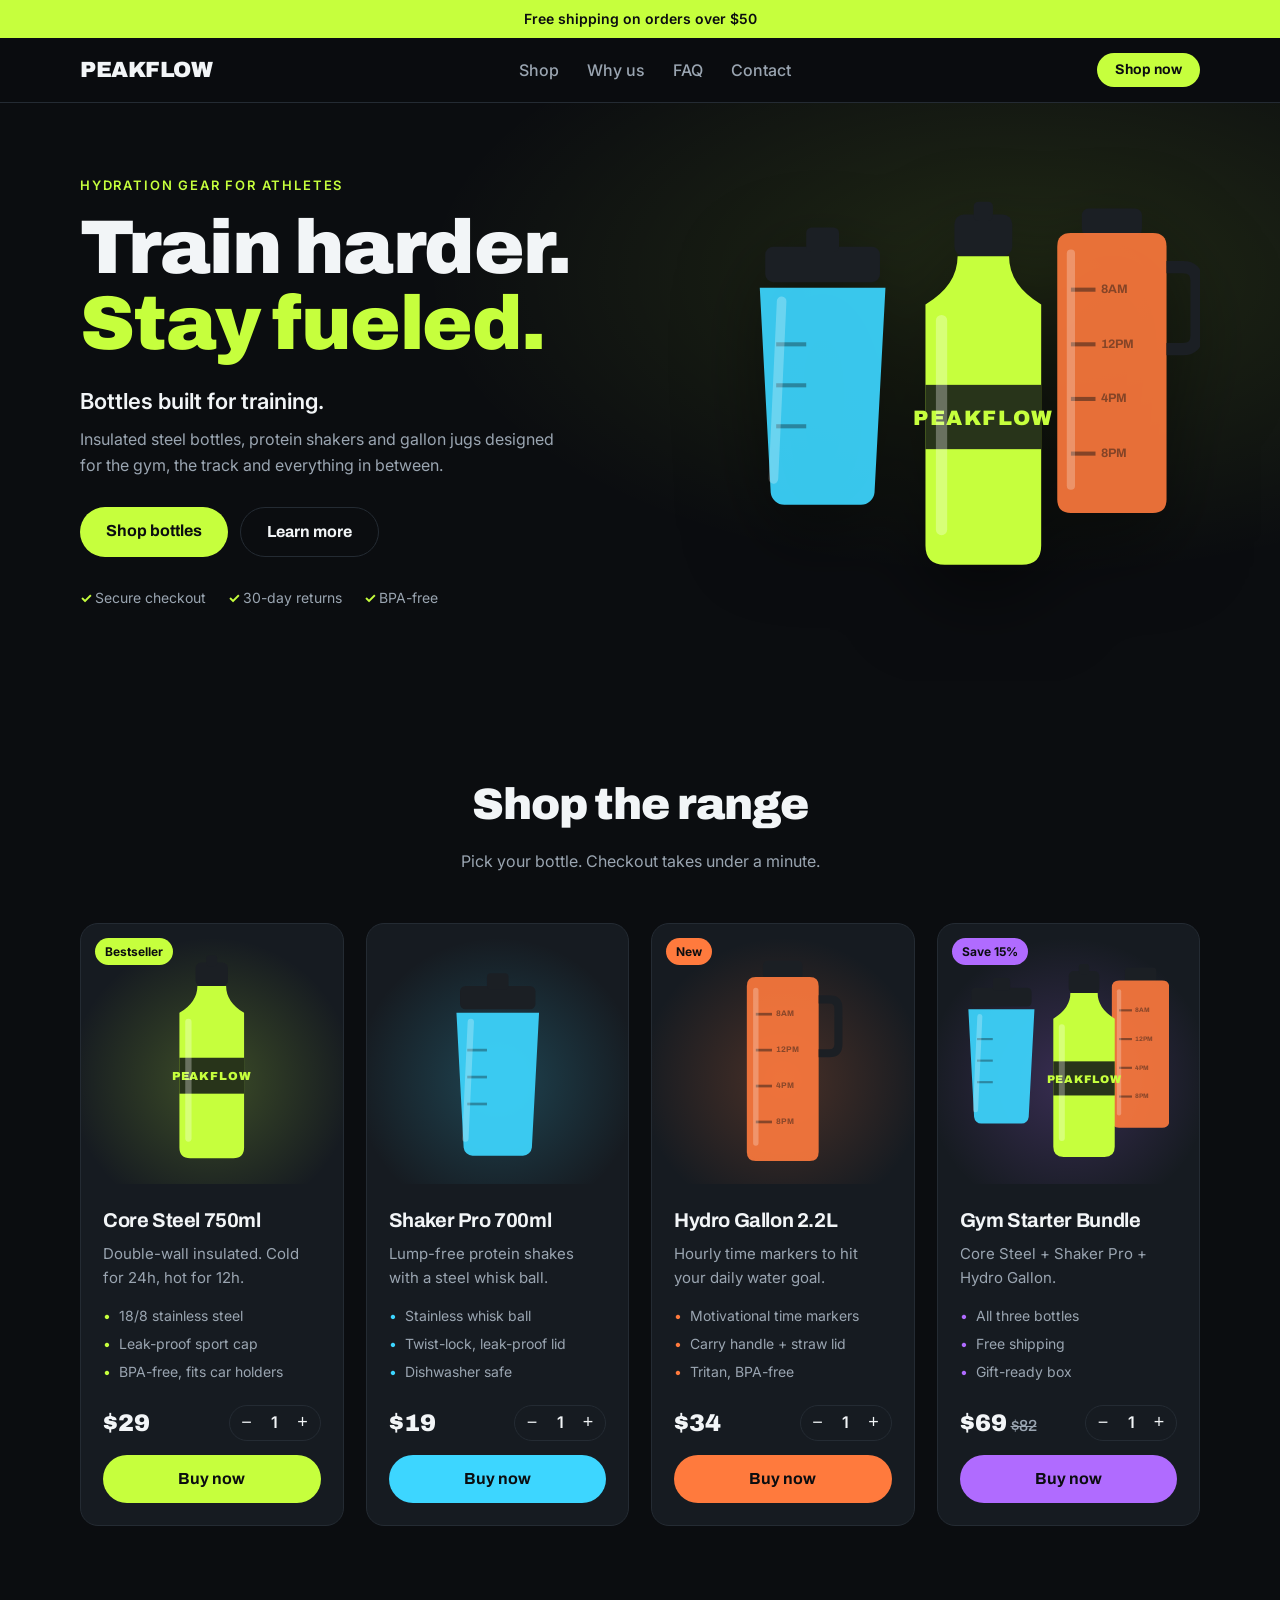
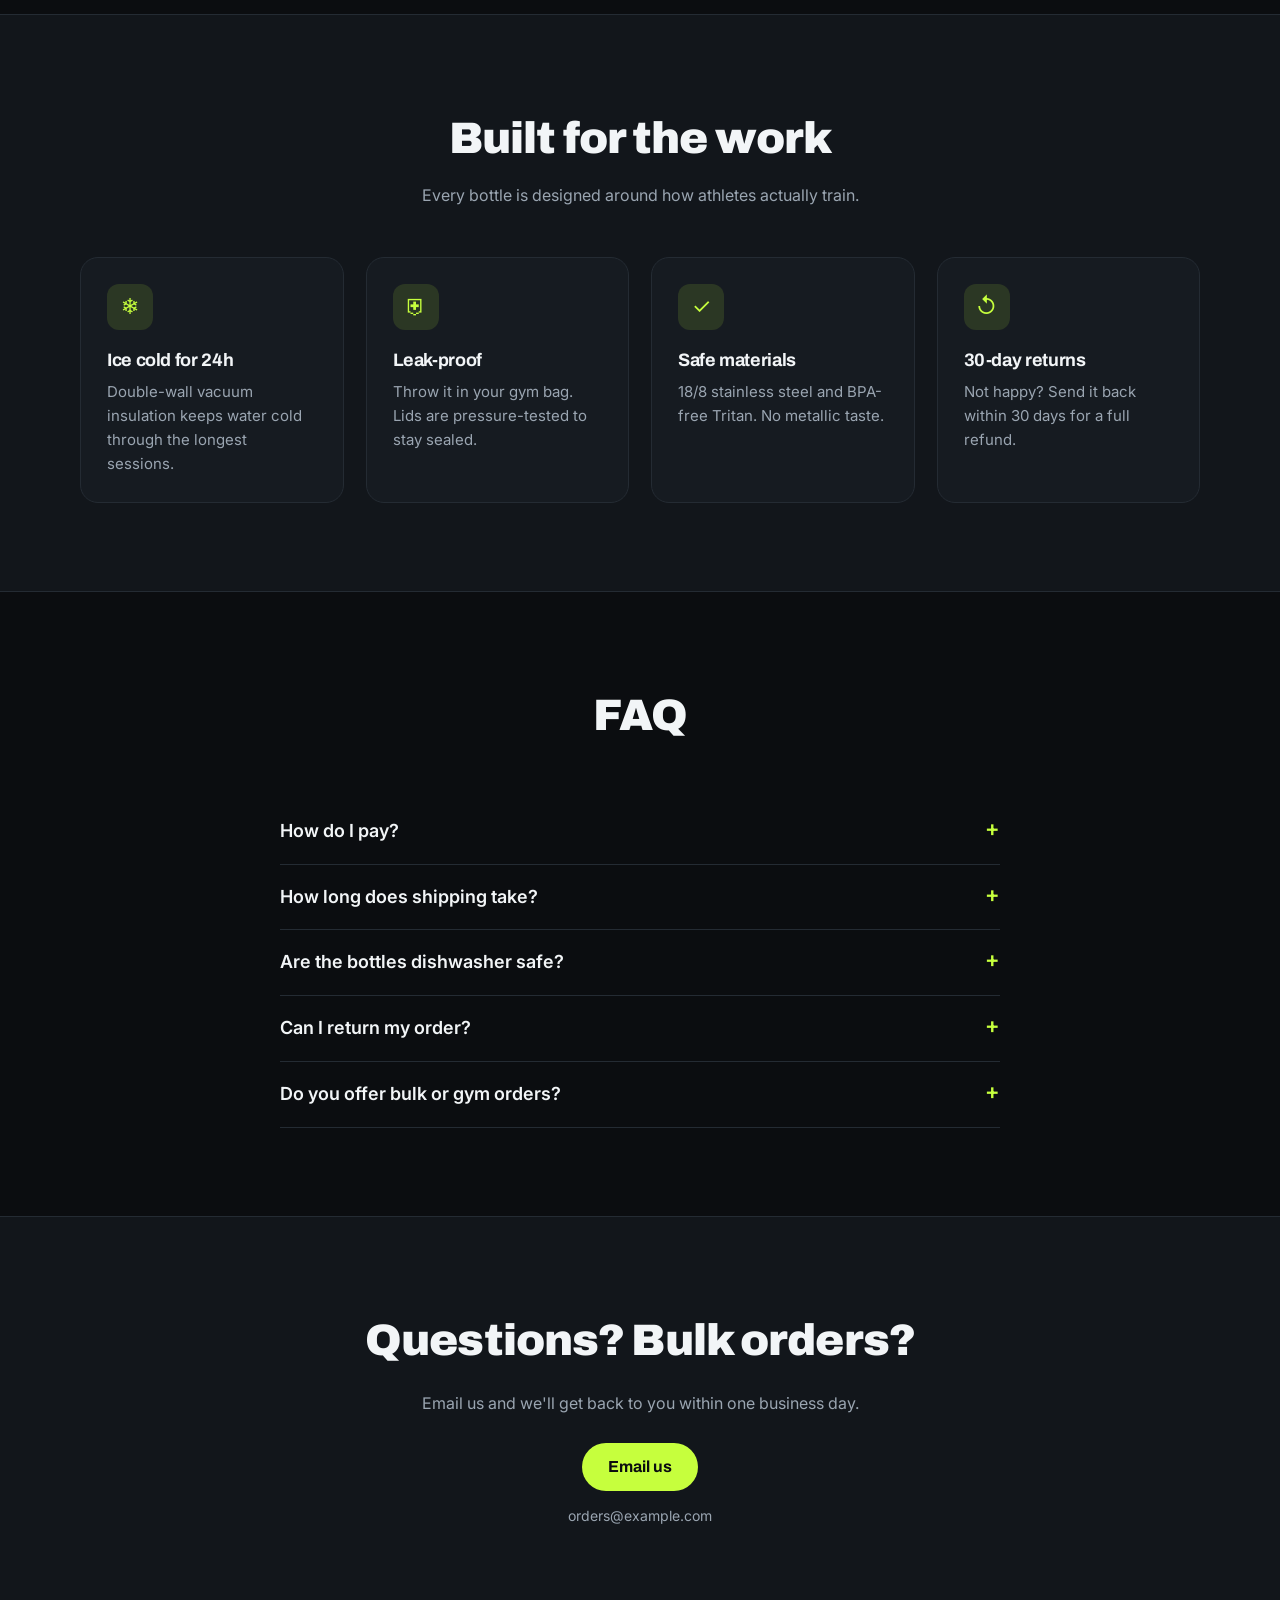
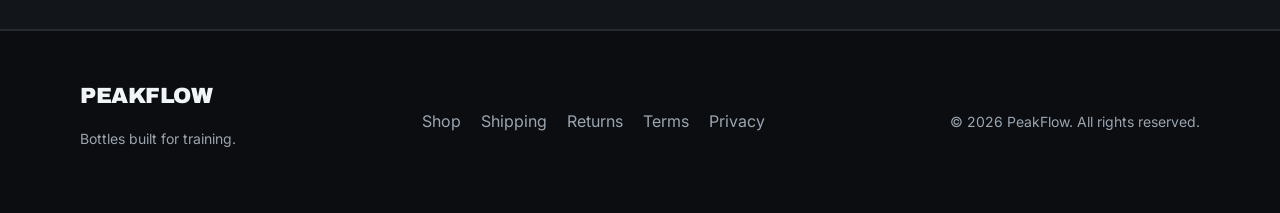
<file: index.html>
<!doctype html>
<html lang="en">
<head>
  <meta charset="utf-8">
  <meta name="viewport" content="width=device-width, initial-scale=1">
  <title>PeakFlow — Training Bottles</title>
  <meta name="description" content="Insulated steel bottles, protein shakers and gallon jugs built for training. Order online with secure checkout.">
  <meta property="og:title" content="PeakFlow — Training Bottles">
  <meta property="og:description" content="Bottles built for training. Secure checkout, fast shipping.">
  <link rel="icon" href="favicon.svg" type="image/svg+xml">
  <link rel="preconnect" href="https://fonts.googleapis.com">
  <link rel="preconnect" href="https://fonts.gstatic.com" crossorigin>
  <link href="https://fonts.googleapis.com/css2?family=Archivo:wght@500;700;900&family=Inter:wght@400;500;600&display=swap" rel="stylesheet">
  <link rel="stylesheet" href="css/styles.css">
</head>
<body>
  <div class="banner" id="banner"></div>

  <header class="nav">
    <div class="wrap nav-inner">
      <a href="#" class="logo" data-brand>PeakFlow</a>
      <nav class="links">
        <a href="#shop">Shop</a>
        <a href="#why">Why us</a>
        <a href="#faq">FAQ</a>
        <a href="#contact">Contact</a>
      </nav>
      <a href="#shop" class="btn btn-sm">Shop now</a>
    </div>
  </header>

  <main>
    <section class="hero">
      <div class="wrap hero-inner">
        <div class="hero-copy">
          <p class="eyebrow">Hydration gear for athletes</p>
          <h1>Train harder.<br><span>Stay fueled.</span></h1>
          <p class="lead" data-tagline>Bottles built for training.</p>
          <p class="sub">Insulated steel bottles, protein shakers and gallon jugs designed for the gym, the track and everything in between.</p>
          <div class="cta-row">
            <a href="#shop" class="btn">Shop bottles</a>
            <a href="#why" class="btn btn-ghost">Learn more</a>
          </div>
          <ul class="trust">
            <li>Secure checkout</li>
            <li>30-day returns</li>
            <li>BPA-free</li>
          </ul>
        </div>
        <div class="hero-art" id="heroArt" aria-hidden="true"></div>
      </div>
    </section>

    <section id="shop" class="section">
      <div class="wrap">
        <div class="section-head">
          <h2>Shop the range</h2>
          <p>Pick your bottle. Checkout takes under a minute.</p>
        </div>
        <div class="grid" id="products"></div>
      </div>
    </section>

    <section id="why" class="section alt">
      <div class="wrap">
        <div class="section-head">
          <h2>Built for the work</h2>
          <p>Every bottle is designed around how athletes actually train.</p>
        </div>
        <div class="features">
          <div class="feature"><div class="ficon">❄</div><h3>Ice cold for 24h</h3><p>Double-wall vacuum insulation keeps water cold through the longest sessions.</p></div>
          <div class="feature"><div class="ficon">⛨</div><h3>Leak-proof</h3><p>Throw it in your gym bag. Lids are pressure-tested to stay sealed.</p></div>
          <div class="feature"><div class="ficon">✓</div><h3>Safe materials</h3><p>18/8 stainless steel and BPA-free Tritan. No metallic taste.</p></div>
          <div class="feature"><div class="ficon">↺</div><h3>30-day returns</h3><p>Not happy? Send it back within 30 days for a full refund.</p></div>
        </div>
      </div>
    </section>

    <section id="faq" class="section">
      <div class="wrap narrow">
        <div class="section-head"><h2>FAQ</h2></div>
        <details><summary>How do I pay?</summary><p>Checkout is handled by Stripe. You can pay with all major credit and debit cards, and Apple Pay / Google Pay where available. We never see or store your card details.</p></details>
        <details><summary>How long does shipping take?</summary><p>Orders ship within 1–2 business days. Delivery usually takes 3–7 business days depending on your location. You'll get an email confirmation as soon as you order.</p></details>
        <details><summary>Are the bottles dishwasher safe?</summary><p>The Shaker Pro and Hydro Gallon are top-rack dishwasher safe. Hand-wash the Core Steel to protect the insulation and finish.</p></details>
        <details><summary>Can I return my order?</summary><p>Yes — unused items can be returned within 30 days. See our <a href="terms.html#returns">returns policy</a>.</p></details>
        <details><summary>Do you offer bulk or gym orders?</summary><p>Yes! We supply gyms, teams and events with custom-branded bottles. <a href="#contact">Get in touch</a> for pricing.</p></details>
      </div>
    </section>

    <section id="contact" class="section alt">
      <div class="wrap narrow center">
        <h2>Questions? Bulk orders?</h2>
        <p>Email us and we'll get back to you within one business day.</p>
        <a class="btn" id="contactBtn" href="#">Email us</a>
        <p class="muted small" id="contactEmail"></p>
      </div>
    </section>
  </main>

  <footer class="footer">
    <div class="wrap footer-inner">
      <div>
        <div class="logo" data-brand>PeakFlow</div>
        <p class="muted small" data-tagline>Bottles built for training.</p>
      </div>
      <nav class="footer-links">
        <a href="#shop">Shop</a>
        <a href="terms.html#shipping">Shipping</a>
        <a href="terms.html#returns">Returns</a>
        <a href="terms.html">Terms</a>
        <a href="privacy.html">Privacy</a>
        <a href="#" id="igLink" hidden>Instagram</a>
      </nav>
      <p class="muted small">© <span id="year"></span> <span data-brand>PeakFlow</span>. All rights reserved.</p>
    </div>
  </footer>

  <div class="toast" id="toast" role="status"></div>

  <script src="js/config.js"></script>
  <script src="js/app.js"></script>
</body>
</html>
</file>
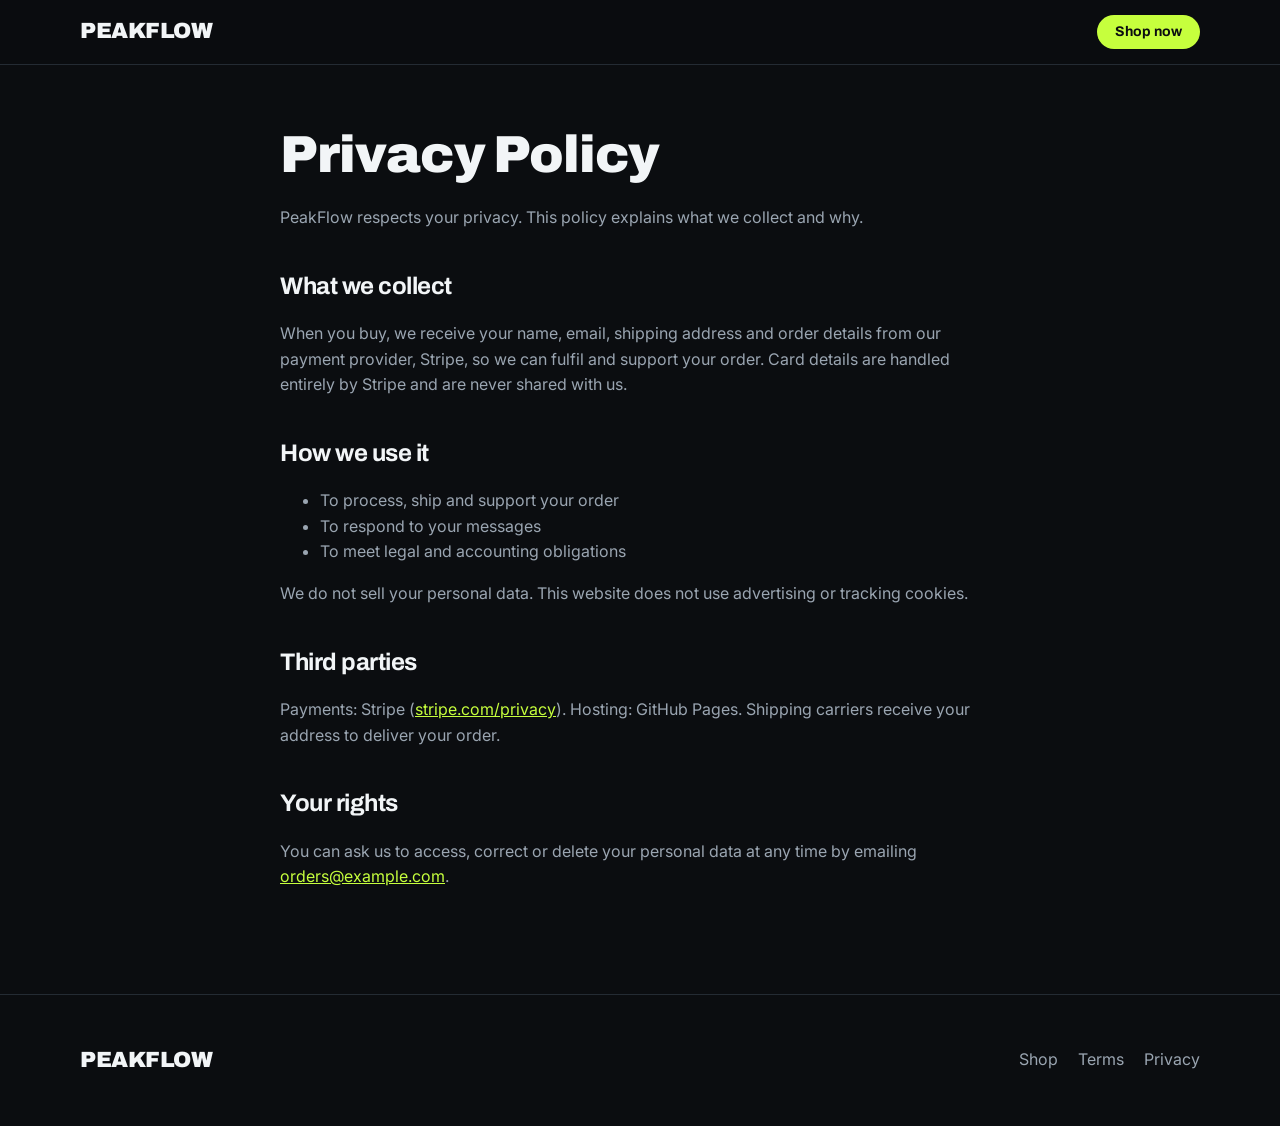
<file: privacy.html>
<!doctype html>
<html lang="en">
<head>
  <meta charset="utf-8">
  <meta name="viewport" content="width=device-width, initial-scale=1">
  <title>Privacy Policy</title>
  <link rel="icon" href="favicon.svg" type="image/svg+xml">
  <link href="https://fonts.googleapis.com/css2?family=Archivo:wght@500;700;900&family=Inter:wght@400;500;600&display=swap" rel="stylesheet">
  <link rel="stylesheet" href="css/styles.css">
</head>
<body>
  <header class="nav"><div class="wrap nav-inner"><a href="index.html" class="logo" data-brand>PeakFlow</a><a href="index.html#shop" class="btn btn-sm">Shop now</a></div></header>
  <main class="page"><div class="wrap narrow">
    <h1>Privacy Policy</h1>
    <p><span data-brand>PeakFlow</span> respects your privacy. This policy explains what we collect and why.</p>
    <h2>What we collect</h2>
    <p>When you buy, we receive your name, email, shipping address and order details from our payment provider, Stripe, so we can fulfil and support your order. Card details are handled entirely by Stripe and are never shared with us.</p>
    <h2>How we use it</h2>
    <ul><li>To process, ship and support your order</li><li>To respond to your messages</li><li>To meet legal and accounting obligations</li></ul>
    <p>We do not sell your personal data. This website does not use advertising or tracking cookies.</p>
    <h2>Third parties</h2>
    <p>Payments: Stripe (<a href="https://stripe.com/privacy">stripe.com/privacy</a>). Hosting: GitHub Pages. Shipping carriers receive your address to deliver your order.</p>
    <h2>Your rights</h2>
    <p>You can ask us to access, correct or delete your personal data at any time by emailing <a data-email href="#"></a>.</p>
  </div></main>
  <footer class="footer"><div class="wrap footer-inner"><div class="logo" data-brand>PeakFlow</div>
    <nav class="footer-links"><a href="index.html#shop">Shop</a><a href="terms.html">Terms</a><a href="privacy.html">Privacy</a></nav></div></footer>
  <script src="js/config.js"></script>
  <script>
    document.querySelectorAll("[data-brand]").forEach(function(e){e.textContent=STORE.brand});
    document.querySelectorAll("[data-email]").forEach(function(e){e.textContent=STORE.email;if(e.tagName==="A")e.href="mailto:"+STORE.email});
  </script>
</body>
</html>
</file>
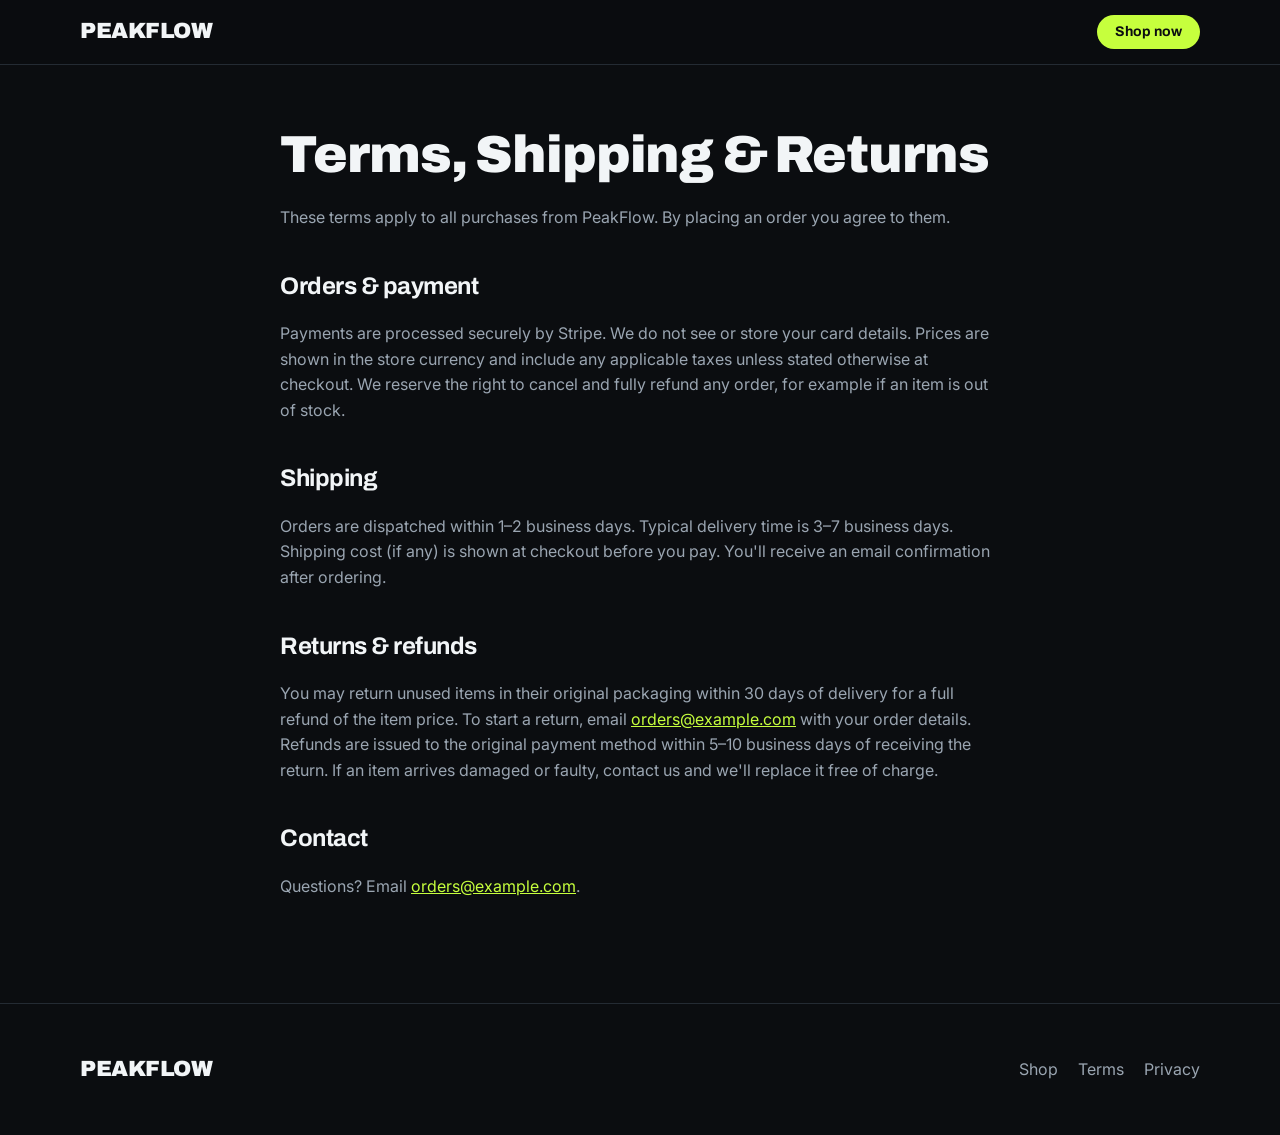
<file: terms.html>
<!doctype html>
<html lang="en">
<head>
  <meta charset="utf-8">
  <meta name="viewport" content="width=device-width, initial-scale=1">
  <title>Terms, Shipping & Returns</title>
  <link rel="icon" href="favicon.svg" type="image/svg+xml">
  <link href="https://fonts.googleapis.com/css2?family=Archivo:wght@500;700;900&family=Inter:wght@400;500;600&display=swap" rel="stylesheet">
  <link rel="stylesheet" href="css/styles.css">
</head>
<body>
  <header class="nav"><div class="wrap nav-inner"><a href="index.html" class="logo" data-brand>PeakFlow</a><a href="index.html#shop" class="btn btn-sm">Shop now</a></div></header>
  <main class="page"><div class="wrap narrow">
    <h1>Terms, Shipping &amp; Returns</h1>
    <p>These terms apply to all purchases from <span data-brand>PeakFlow</span>. By placing an order you agree to them.</p>
    <h2 id="orders">Orders &amp; payment</h2>
    <p>Payments are processed securely by Stripe. We do not see or store your card details. Prices are shown in the store currency and include any applicable taxes unless stated otherwise at checkout. We reserve the right to cancel and fully refund any order, for example if an item is out of stock.</p>
    <h2 id="shipping">Shipping</h2>
    <p>Orders are dispatched within 1–2 business days. Typical delivery time is 3–7 business days. Shipping cost (if any) is shown at checkout before you pay. You'll receive an email confirmation after ordering.</p>
    <h2 id="returns">Returns &amp; refunds</h2>
    <p>You may return unused items in their original packaging within 30 days of delivery for a full refund of the item price. To start a return, email <a data-email href="#"></a> with your order details. Refunds are issued to the original payment method within 5–10 business days of receiving the return. If an item arrives damaged or faulty, contact us and we'll replace it free of charge.</p>
    <h2 id="contact">Contact</h2>
    <p>Questions? Email <a data-email href="#"></a>.</p>
  </div></main>
  <footer class="footer"><div class="wrap footer-inner"><div class="logo" data-brand>PeakFlow</div>
    <nav class="footer-links"><a href="index.html#shop">Shop</a><a href="terms.html">Terms</a><a href="privacy.html">Privacy</a></nav></div></footer>
  <script src="js/config.js"></script>
  <script>
    document.querySelectorAll("[data-brand]").forEach(function(e){e.textContent=STORE.brand});
    document.querySelectorAll("[data-email]").forEach(function(e){e.textContent=STORE.email;if(e.tagName==="A")e.href="mailto:"+STORE.email});
  </script>
</body>
</html>
</file>
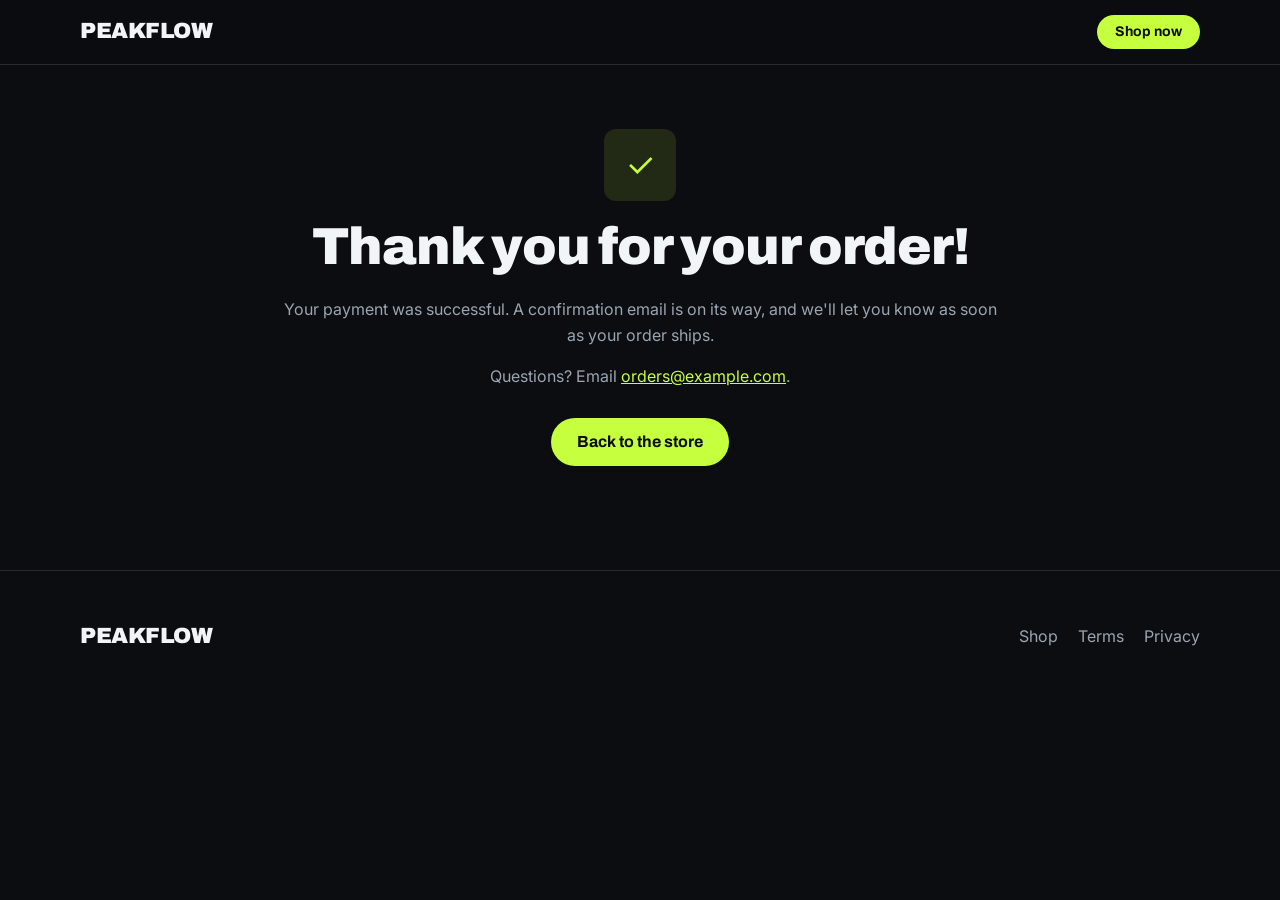
<file: thank-you.html>
<!doctype html>
<html lang="en">
<head>
  <meta charset="utf-8">
  <meta name="viewport" content="width=device-width, initial-scale=1">
  <title>Thank you for your order</title>
  <link rel="icon" href="favicon.svg" type="image/svg+xml">
  <link href="https://fonts.googleapis.com/css2?family=Archivo:wght@500;700;900&family=Inter:wght@400;500;600&display=swap" rel="stylesheet">
  <link rel="stylesheet" href="css/styles.css">
</head>
<body>
  <header class="nav"><div class="wrap nav-inner"><a href="index.html" class="logo" data-brand>PeakFlow</a><a href="index.html#shop" class="btn btn-sm">Shop now</a></div></header>
  <main class="page"><div class="wrap narrow">
    <div class="center">
      <div class="ficon" style="margin:0 auto 20px;width:72px;height:72px;font-size:34px">✓</div>
      <h1>Thank you for your order!</h1>
      <p>Your payment was successful. A confirmation email is on its way, and we'll let you know as soon as your order ships.</p>
      <p>Questions? Email <a data-email href="#"></a>.</p>
      <p style="margin-top:28px"><a class="btn" href="index.html">Back to the store</a></p>
    </div>
  </div></main>
  <footer class="footer"><div class="wrap footer-inner"><div class="logo" data-brand>PeakFlow</div>
    <nav class="footer-links"><a href="index.html#shop">Shop</a><a href="terms.html">Terms</a><a href="privacy.html">Privacy</a></nav></div></footer>
  <script src="js/config.js"></script>
  <script>
    document.querySelectorAll("[data-brand]").forEach(function(e){e.textContent=STORE.brand});
    document.querySelectorAll("[data-email]").forEach(function(e){e.textContent=STORE.email;if(e.tagName==="A")e.href="mailto:"+STORE.email});
  </script>
</body>
</html>
</file>
<file: css/styles.css>
:root {
  --bg: #0b0d10;
  --bg2: #12161b;
  --card: #161b21;
  --line: #242b33;
  --text: #f2f5f7;
  --muted: #9aa5b1;
  --accent: #c6ff3d;
  --ink: #0b0d10;
  --radius: 18px;
}
* { box-sizing: border-box; }
html { scroll-behavior: smooth; }
body {
  margin: 0; background: var(--bg); color: var(--text);
  font: 16px/1.6 Inter, system-ui, -apple-system, Segoe UI, Roboto, sans-serif;
  -webkit-font-smoothing: antialiased;
}
a { color: var(--accent); }
h1, h2, h3, .logo { font-family: Archivo, Inter, sans-serif; letter-spacing: -.02em; margin: 0; }
.wrap { max-width: 1160px; margin: 0 auto; padding: 0 20px; }
.narrow { max-width: 760px; }
.center { text-align: center; }
.muted { color: var(--muted); }
.small { font-size: 14px; }

.banner { background: var(--accent); color: var(--ink); text-align: center; font-weight: 600; font-size: 14px; padding: 8px 16px; }

/* Nav */
.nav { position: sticky; top: 0; z-index: 10; background: rgba(11,13,16,.85); backdrop-filter: blur(10px); border-bottom: 1px solid var(--line); }
.nav-inner { display: flex; align-items: center; justify-content: space-between; height: 64px; gap: 20px; }
.logo { font-weight: 900; font-size: 22px; color: var(--text); text-decoration: none; text-transform: uppercase; }
.links { display: flex; gap: 28px; }
.links a { color: var(--muted); text-decoration: none; font-weight: 500; }
.links a:hover { color: var(--text); }

/* Buttons */
.btn {
  display: inline-block; background: var(--accent); color: var(--ink); border: 0; cursor: pointer;
  font: 700 16px/1 Archivo, sans-serif; padding: 16px 26px; border-radius: 999px; text-decoration: none;
  transition: transform .15s, box-shadow .15s;
}
.btn:hover { transform: translateY(-2px); box-shadow: 0 10px 30px -10px var(--accent); }
.btn-sm { padding: 10px 18px; font-size: 14px; }
.btn-ghost { background: transparent; color: var(--text); border: 1px solid var(--line); }
.btn-ghost:hover { box-shadow: none; border-color: var(--muted); }
.btn-block { width: 100%; }

/* Hero */
.hero { background: radial-gradient(1000px 500px at 80% 30%, rgba(198,255,61,.12), transparent 60%); overflow: hidden; }
.hero-inner { display: grid; grid-template-columns: 1.1fr 1fr; gap: 40px; align-items: center; padding-top: 72px; padding-bottom: 72px; }
.eyebrow { color: var(--accent); text-transform: uppercase; letter-spacing: .14em; font-weight: 600; font-size: 13px; margin: 0 0 14px; }
h1 { font-size: clamp(42px, 7vw, 76px); line-height: 1; font-weight: 900; }
h1 span { color: var(--accent); }
.lead { font-size: 22px; font-weight: 600; margin: 22px 0 8px; }
.sub { color: var(--muted); max-width: 480px; margin: 0 0 28px; }
.cta-row { display: flex; gap: 12px; flex-wrap: wrap; }
.trust { display: flex; gap: 22px; flex-wrap: wrap; list-style: none; padding: 0; margin: 30px 0 0; color: var(--muted); font-size: 14px; }
.trust li::before { content: "✓ "; color: var(--accent); font-weight: 700; }
.hero-art svg { width: 100%; max-height: 460px; filter: drop-shadow(0 30px 40px rgba(0,0,0,.5)); }

/* Sections */
.section { padding: 88px 0; }
.section.alt { background: var(--bg2); border-top: 1px solid var(--line); border-bottom: 1px solid var(--line); }
.section-head { text-align: center; margin-bottom: 48px; }
.section-head h2, #contact h2 { font-size: clamp(30px, 4.5vw, 44px); font-weight: 900; }
.section-head p { color: var(--muted); margin: 10px 0 0; }

/* Product cards */
.grid { display: grid; grid-template-columns: repeat(auto-fill, minmax(250px, 1fr)); gap: 22px; }
.card { position: relative; background: var(--card); border: 1px solid var(--line); border-radius: var(--radius); overflow: hidden; display: flex; flex-direction: column; transition: border-color .2s, transform .2s; }
.card:hover { border-color: var(--accent); transform: translateY(-4px); }
.card-art { background: radial-gradient(circle at 50% 60%, color-mix(in srgb, var(--accent) 22%, transparent), transparent 70%); padding: 26px 30px 6px; }
.card-art svg { width: 100%; height: 220px; }
.badge { position: absolute; top: 14px; left: 14px; background: var(--accent); color: var(--ink); font-weight: 700; font-size: 12px; padding: 4px 10px; border-radius: 999px; }
.card-body { padding: 20px 22px 22px; display: flex; flex-direction: column; flex: 1; }
.card h3 { font-size: 20px; }
.card .muted { margin: 6px 0 12px; font-size: 15px; }
.card ul { list-style: none; padding: 0; margin: 0 0 18px; font-size: 14px; color: var(--muted); flex: 1; }
.card li { padding: 3px 0; }
.card li::before { content: "•"; color: var(--accent); margin-right: 8px; }
.buy-row { display: flex; align-items: center; justify-content: space-between; margin-bottom: 14px; }
.price { font: 900 24px Archivo, sans-serif; }
.price s { color: var(--muted); font-size: 16px; font-weight: 500; }
.qty { display: flex; align-items: center; border: 1px solid var(--line); border-radius: 999px; }
.qty button { background: none; border: 0; color: var(--text); width: 34px; height: 34px; font-size: 18px; cursor: pointer; }
.qty span { min-width: 22px; text-align: center; font-weight: 600; }
.card .btn { background: var(--accent); }

/* Features */
.features { display: grid; grid-template-columns: repeat(auto-fit, minmax(220px, 1fr)); gap: 22px; }
.feature { background: var(--card); border: 1px solid var(--line); border-radius: var(--radius); padding: 26px; }
.ficon { width: 46px; height: 46px; border-radius: 12px; background: rgba(198,255,61,.12); color: var(--accent); display: grid; place-items: center; font-size: 22px; margin-bottom: 16px; }
.feature h3 { font-size: 18px; margin-bottom: 6px; }
.feature p { color: var(--muted); margin: 0; font-size: 15px; }

/* FAQ */
details { border-bottom: 1px solid var(--line); padding: 18px 0; }
summary { cursor: pointer; font-weight: 600; font-size: 18px; list-style: none; display: flex; justify-content: space-between; }
summary::after { content: "+"; color: var(--accent); font-size: 22px; line-height: 1; }
details[open] summary::after { content: "−"; }
details p { color: var(--muted); margin: 12px 0 0; }

#contact p { color: var(--muted); }
#contact .btn { margin-top: 10px; }

/* Footer */
.footer { padding: 48px 0; border-top: 1px solid var(--line); }
.footer-inner { display: flex; flex-wrap: wrap; gap: 24px; align-items: center; justify-content: space-between; }
.footer-links { display: flex; gap: 20px; flex-wrap: wrap; }
.footer-links a { color: var(--muted); text-decoration: none; }
.footer-links a:hover { color: var(--text); }

/* Toast */
.toast { position: fixed; left: 50%; bottom: 24px; transform: translate(-50%, 120px); background: var(--text); color: var(--ink); padding: 12px 20px; border-radius: 12px; font-weight: 600; transition: transform .3s, visibility .3s; visibility: hidden; z-index: 50; max-width: calc(100% - 32px); }
.toast.show { transform: translate(-50%, 0); visibility: visible; }

/* Simple pages */
.page { padding: 64px 0 88px; }
.page h1 { font-size: clamp(34px, 5vw, 52px); margin-bottom: 24px; }
.page h2 { font-size: 24px; margin: 36px 0 10px; }
.page p, .page li { color: var(--muted); }

@media (max-width: 820px) {
  .links { display: none; }
  .hero-inner { grid-template-columns: 1fr; padding-top: 44px; padding-bottom: 44px; }
  .hero-art { order: -1; max-width: 340px; margin: 0 auto; }
  .section { padding: 64px 0; }
}
@media (max-width: 420px) {
  .wrap { padding: 0 16px; }
  .trust { gap: 14px; }
}
</file>
